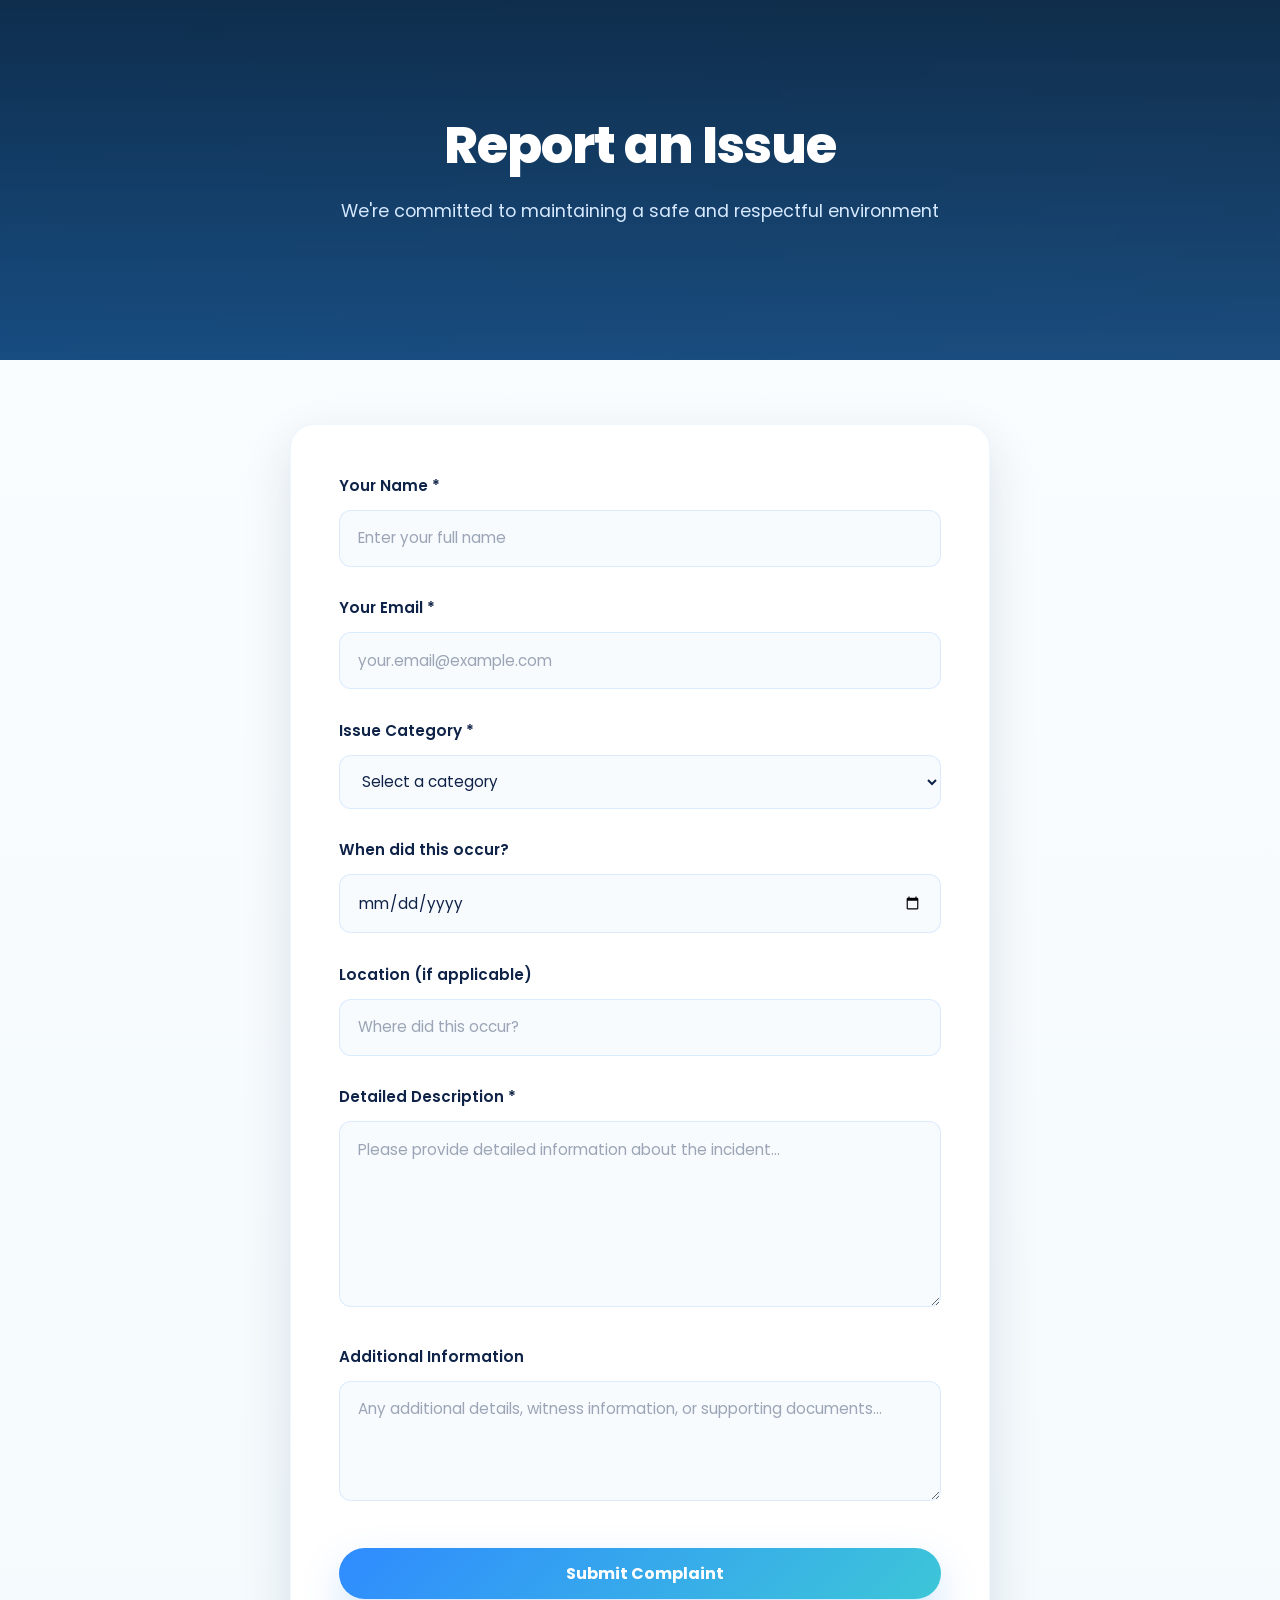
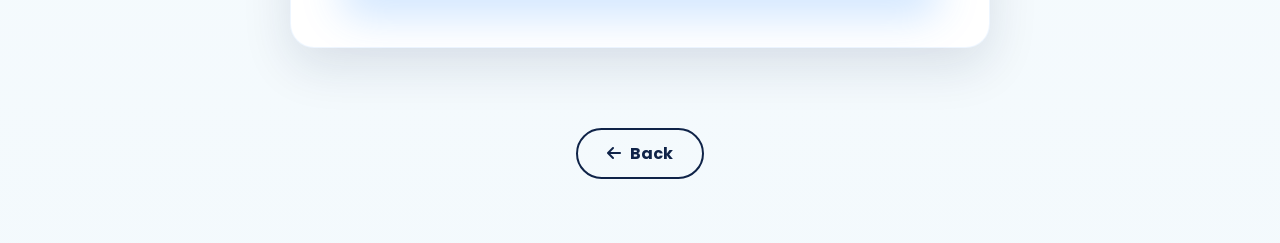
<file: InAmigos Foundation(Sample Project)/file-complaint.html>
<!doctype html>
<html lang="en">
  <head>
    <meta charset="utf-8" />
    <meta name="viewport" content="width=device-width, initial-scale=1" />
    <title>File a Complaint — InAmigos Foundation</title>
    <link rel="preconnect" href="https://fonts.googleapis.com" />
    <link rel="preconnect" href="https://fonts.gstatic.com" crossorigin />
    <link href="https://fonts.googleapis.com/css2?family=Poppins:wght@400;500;600;700;800&display=swap" rel="stylesheet" />
    <link rel="stylesheet" href="https://cdnjs.cloudflare.com/ajax/libs/font-awesome/6.5.2/css/all.min.css" crossorigin="anonymous" referrerpolicy="no-referrer" />
    <link rel="stylesheet" href="style.css" />
  </head>
  <body>
    <header class="volunteer-form-hero">
      <div class="hero-overlay"></div>
      <div class="hero-content">
        <h1>Report an Issue</h1>
        <p>We're committed to maintaining a safe and respectful environment</p>
      </div>
    </header>

    <main class="container volunteer-form-section">
      <div class="form-wrapper">
        <form id="complaintForm" class="volunteer-form">
          <div class="form-group">
            <label for="comp_name">Your Name *</label>
            <input type="text" id="comp_name" name="name" placeholder="Enter your full name" required />
          </div>

          <div class="form-group">
            <label for="comp_email">Your Email *</label>
            <input type="email" id="comp_email" name="email" placeholder="your.email@example.com" required />
          </div>

          <div class="form-group">
            <label for="comp_category">Issue Category *</label>
            <select id="comp_category" name="category" required>
              <option value="">Select a category</option>
              <option value="Volunteer Conduct">Volunteer Conduct</option>
              <option value="Safety Concern">Safety Concern</option>
              <option value="Harassment">Harassment or Discrimination</option>
              <option value="Policy Violation">Policy Violation</option>
              <option value="Other">Other</option>
            </select>
          </div>

          <div class="form-group">
            <label for="comp_date">When did this occur?</label>
            <input type="date" id="comp_date" name="date" />
          </div>

          <div class="form-group">
            <label for="comp_location">Location (if applicable)</label>
            <input type="text" id="comp_location" name="location" placeholder="Where did this occur?" />
          </div>

          <div class="form-group">
            <label for="comp_details">Detailed Description *</label>
            <textarea id="comp_details" name="details" placeholder="Please provide detailed information about the incident..." rows="6" required></textarea>
          </div>

          <div class="form-group">
            <label for="comp_evidence">Additional Information</label>
            <textarea id="comp_evidence" name="evidence" placeholder="Any additional details, witness information, or supporting documents..." rows="3"></textarea>
          </div>

          <button type="submit" class="btn btn-primary form-submit">
            <i class="fas fa-send"></i> Submit Complaint
          </button>
        </form>

        <div id="complaintStatus" class="form-status"></div>
      </div>

      <div class="volunteer-back">
        <a href="volunteer-contact.html" class="btn btn-secondary outline">
          <i class="fas fa-arrow-left"></i> Back
        </a>
      </div>
    </main>
    <script src="volunteer-forms.js"></script>
  </body>
</html>
</file>
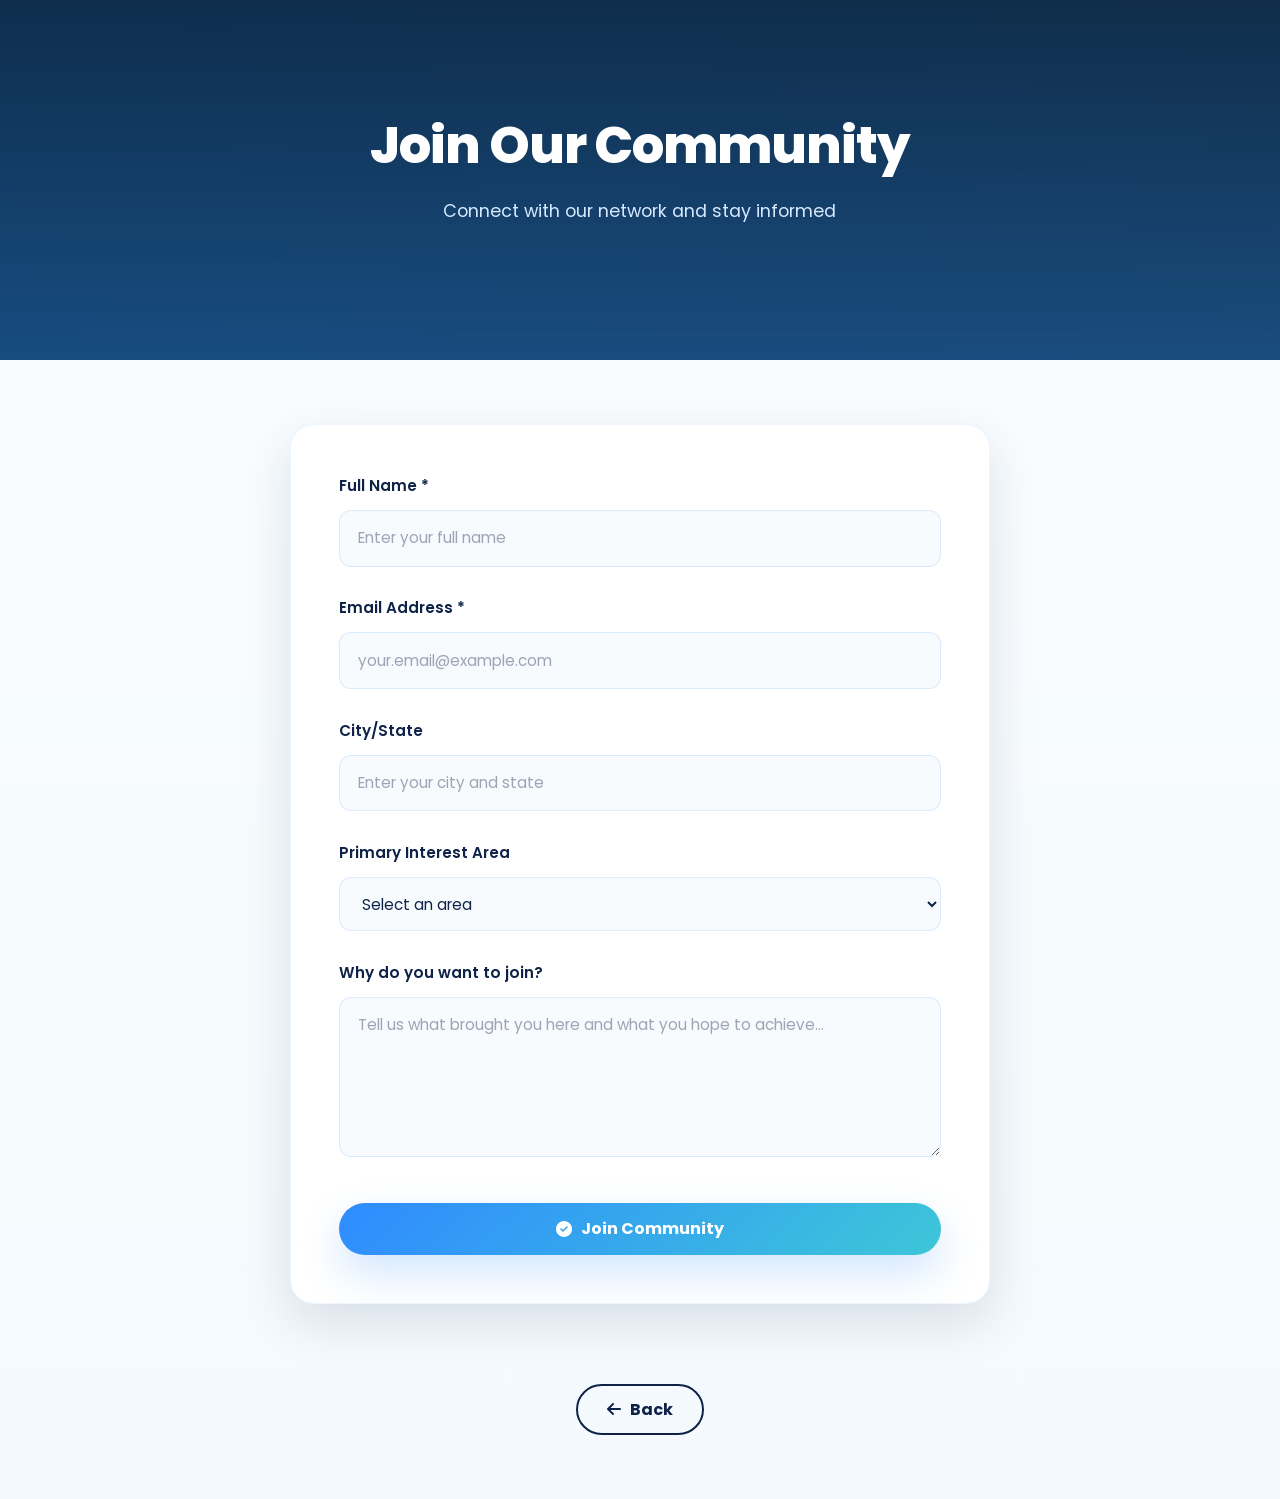
<file: InAmigos Foundation(Sample Project)/join-community.html>
<!doctype html>
<html lang="en">
  <head>
    <meta charset="utf-8" />
    <meta name="viewport" content="width=device-width, initial-scale=1" />
    <title>Join Community — InAmigos Foundation</title>
    <link rel="preconnect" href="https://fonts.googleapis.com" />
    <link rel="preconnect" href="https://fonts.gstatic.com" crossorigin />
    <link href="https://fonts.googleapis.com/css2?family=Poppins:wght@400;500;600;700;800&display=swap" rel="stylesheet" />
    <link rel="stylesheet" href="https://cdnjs.cloudflare.com/ajax/libs/font-awesome/6.5.2/css/all.min.css" crossorigin="anonymous" referrerpolicy="no-referrer" />
    <link rel="stylesheet" href="style.css" />
  </head>
  <body>
    <header class="volunteer-form-hero">
      <div class="hero-overlay"></div>
      <div class="hero-content">
        <h1>Join Our Community</h1>
        <p>Connect with our network and stay informed</p>
      </div>
    </header>

    <main class="container volunteer-form-section">
      <div class="form-wrapper">
        <form id="communityForm" class="volunteer-form">
          <div class="form-group">
            <label for="comm_name">Full Name *</label>
            <input type="text" id="comm_name" name="name" placeholder="Enter your full name" required />
          </div>

          <div class="form-group">
            <label for="comm_email">Email Address *</label>
            <input type="email" id="comm_email" name="email" placeholder="your.email@example.com" required />
          </div>

          <div class="form-group">
            <label for="comm_location">City/State</label>
            <input type="text" id="comm_location" name="location" placeholder="Enter your city and state" />
          </div>

          <div class="form-group">
            <label for="comm_interest">Primary Interest Area</label>
            <select id="comm_interest" name="interest">
              <option value="">Select an area</option>
              <option value="Education">Education & Literacy</option>
              <option value="Community Development">Community Development</option>
              <option value="Sustainability">Sustainability & Environment</option>
              <option value="Digital Inclusion">Digital Inclusion</option>
              <option value="Social Empowerment">Social Empowerment</option>
              <option value="Other">Other</option>
            </select>
          </div>

          <div class="form-group">
            <label for="comm_reason">Why do you want to join?</label>
            <textarea id="comm_reason" name="reason" placeholder="Tell us what brought you here and what you hope to achieve..." rows="5"></textarea>
          </div>

          <button type="submit" class="btn btn-primary form-submit">
            <i class="fas fa-check-circle"></i> Join Community
          </button>
        </form>

        <div id="communityStatus" class="form-status"></div>
      </div>

      <div class="volunteer-back">
        <a href="volunteer-contact.html" class="btn btn-secondary outline">
          <i class="fas fa-arrow-left"></i> Back
        </a>
      </div>
    </main>
    <script src="volunteer-forms.js"></script>
  </body>
</html>
</file>
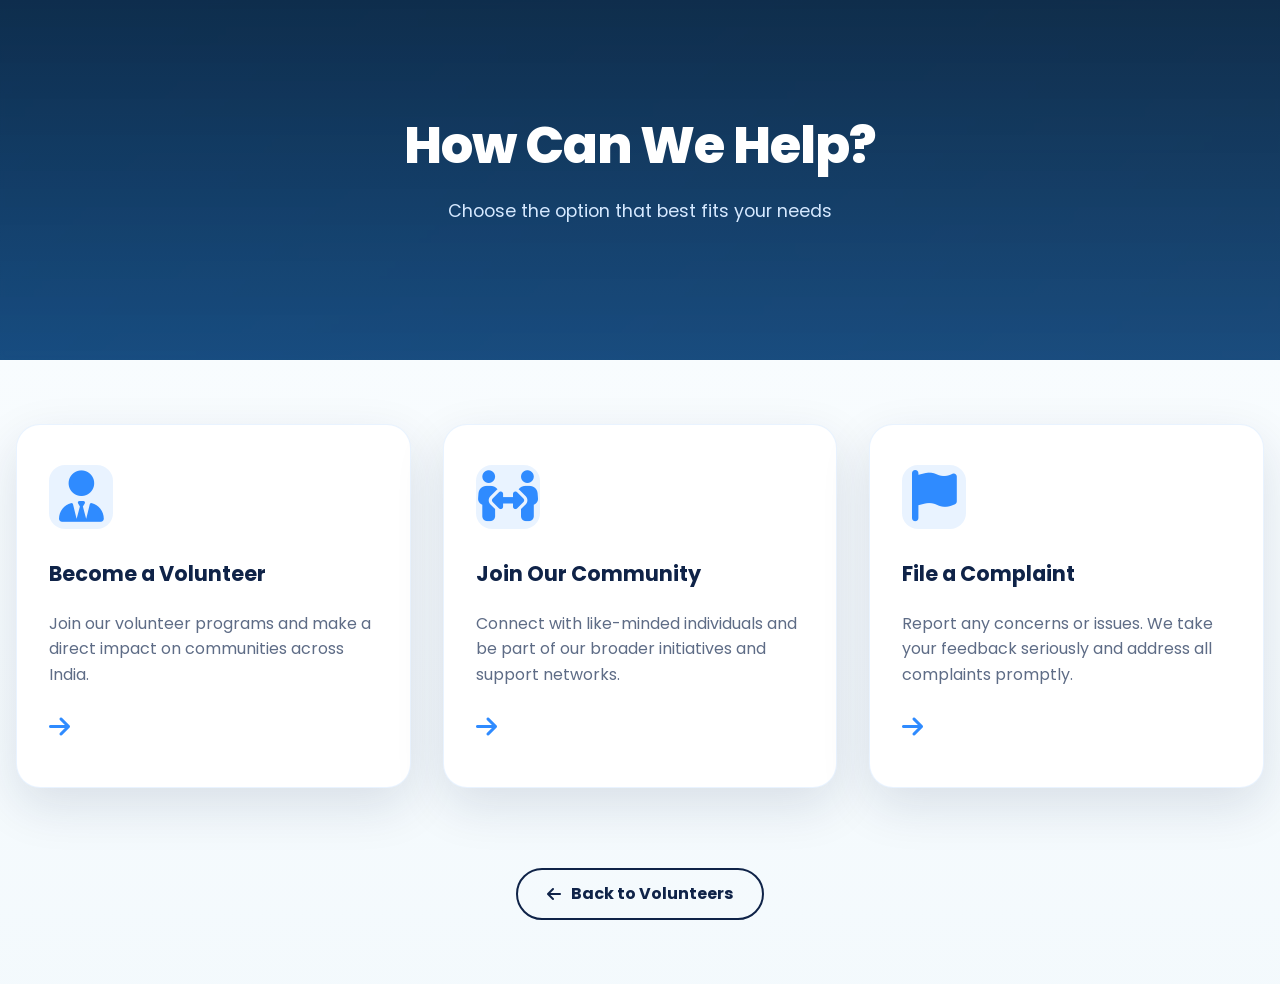
<file: InAmigos Foundation(Sample Project)/volunteer-contact.html>
<!doctype html>
<html lang="en">
  <head>
    <meta charset="utf-8" />
    <meta name="viewport" content="width=device-width, initial-scale=1" />
    <title>Volunteer Contact — InAmigos Foundation</title>
    <link rel="preconnect" href="https://fonts.googleapis.com" />
    <link rel="preconnect" href="https://fonts.gstatic.com" crossorigin />
    <link href="https://fonts.googleapis.com/css2?family=Poppins:wght@400;500;600;700;800&display=swap" rel="stylesheet" />
    <link rel="stylesheet" href="https://cdnjs.cloudflare.com/ajax/libs/font-awesome/6.5.2/css/all.min.css" crossorigin="anonymous" referrerpolicy="no-referrer" />
    <link rel="stylesheet" href="style.css" />
  </head>
  <body>
    <header class="volunteer-form-hero">
      <div class="hero-overlay"></div>
      <div class="hero-content">
        <h1>How Can We Help?</h1>
        <p>Choose the option that best fits your needs</p>
      </div>
    </header>

    <main class="container volunteer-form-section">
      <div class="volunteer-choices">
        <a class="volunteer-choice-card" href="volunteer-signup.html">
          <div class="choice-icon">
            <i class="fas fa-user-tie"></i>
          </div>
          <h3>Become a Volunteer</h3>
          <p>Join our volunteer programs and make a direct impact on communities across India.</p>
          <span class="arrow"><i class="fas fa-arrow-right"></i></span>
        </a>

        <a class="volunteer-choice-card" href="join-community.html">
          <div class="choice-icon">
            <i class="fas fa-people-arrows"></i>
          </div>
          <h3>Join Our Community</h3>
          <p>Connect with like-minded individuals and be part of our broader initiatives and support networks.</p>
          <span class="arrow"><i class="fas fa-arrow-right"></i></span>
        </a>

        <a class="volunteer-choice-card" href="file-complaint.html">
          <div class="choice-icon">
            <i class="fas fa-flag"></i>
          </div>
          <h3>File a Complaint</h3>
          <p>Report any concerns or issues. We take your feedback seriously and address all complaints promptly.</p>
          <span class="arrow"><i class="fas fa-arrow-right"></i></span>
        </a>
      </div>

      <div class="volunteer-back">
        <a href="volunteers.html" class="btn btn-secondary outline">
          <i class="fas fa-arrow-left"></i> Back to Volunteers
        </a>
      </div>
    </main>
  </body>
</html>
</file>
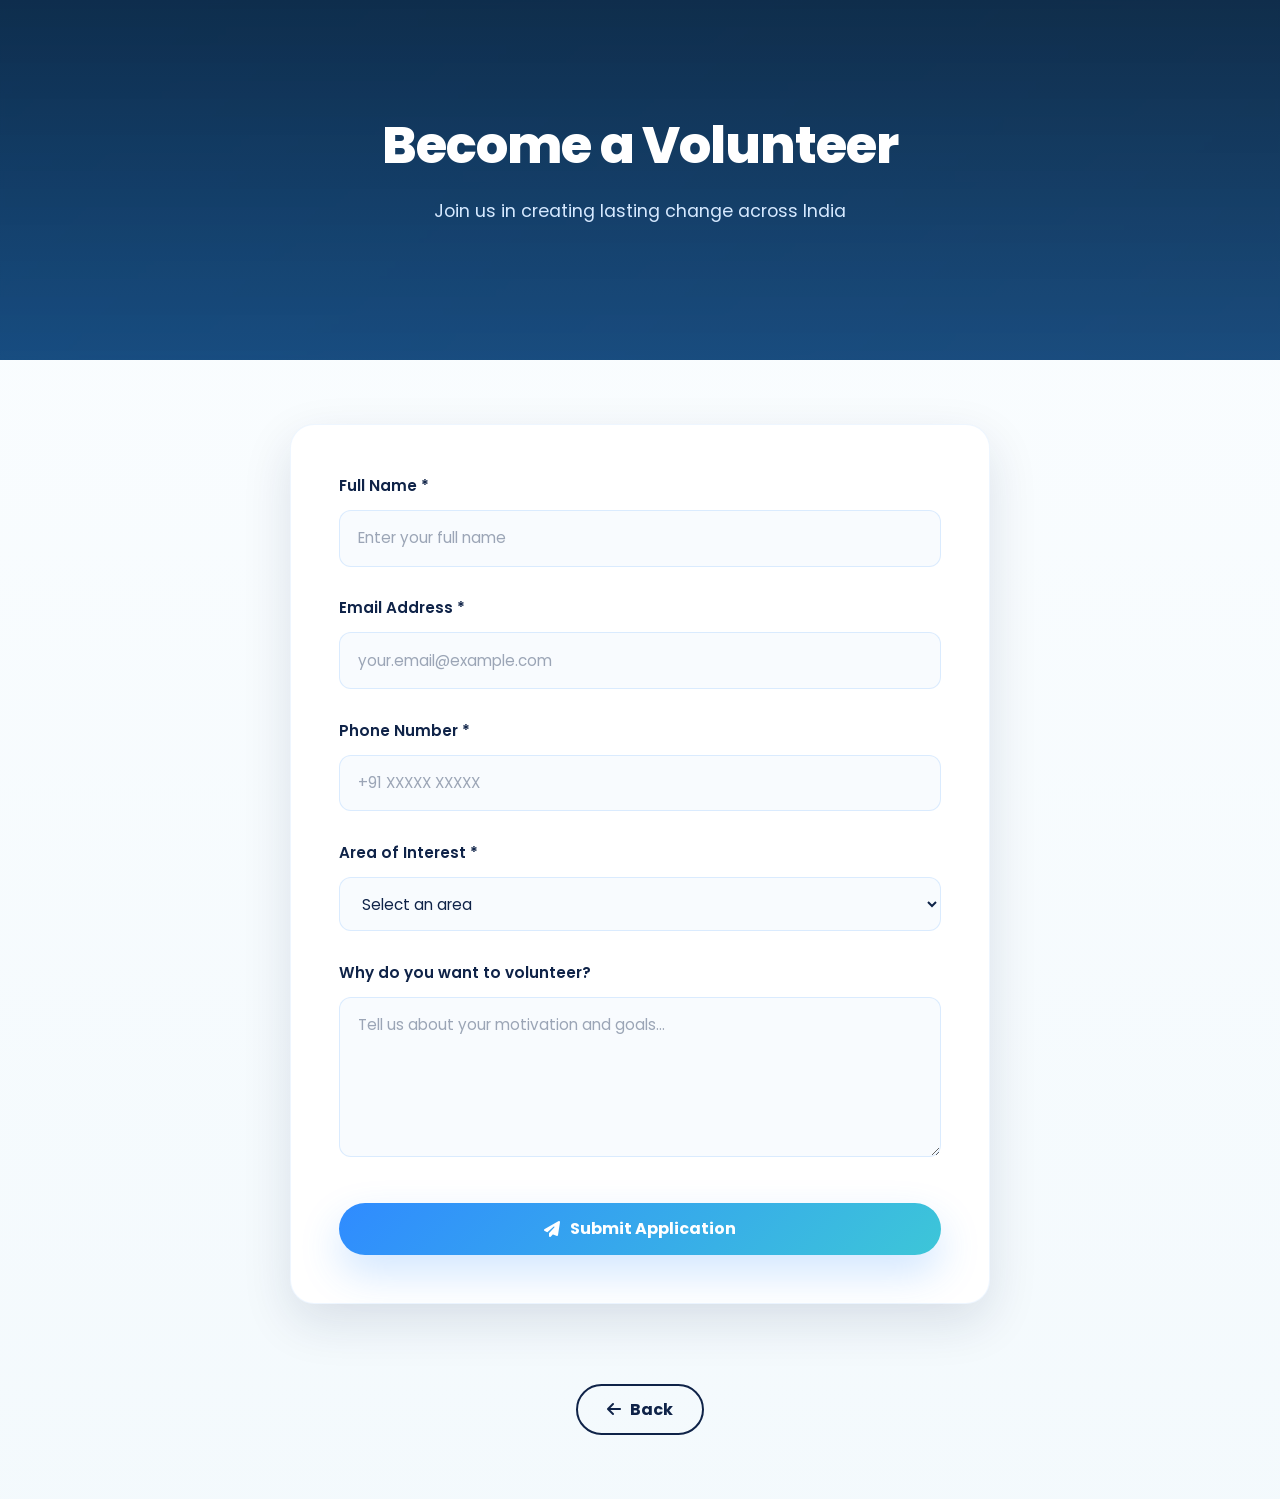
<file: InAmigos Foundation(Sample Project)/volunteer-signup.html>
<!doctype html>
<html lang="en">
  <head>
    <meta charset="utf-8" />
    <meta name="viewport" content="width=device-width, initial-scale=1" />
    <title>Volunteer Sign Up — InAmigos Foundation</title>
    <link rel="preconnect" href="https://fonts.googleapis.com" />
    <link rel="preconnect" href="https://fonts.gstatic.com" crossorigin />
    <link href="https://fonts.googleapis.com/css2?family=Poppins:wght@400;500;600;700;800&display=swap" rel="stylesheet" />
    <link rel="stylesheet" href="https://cdnjs.cloudflare.com/ajax/libs/font-awesome/6.5.2/css/all.min.css" crossorigin="anonymous" referrerpolicy="no-referrer" />
    <link rel="stylesheet" href="style.css" />
  </head>
  <body>
    <header class="volunteer-form-hero">
      <div class="hero-overlay"></div>
      <div class="hero-content">
        <h1>Become a Volunteer</h1>
        <p>Join us in creating lasting change across India</p>
      </div>
    </header>

    <main class="container volunteer-form-section">
      <div class="form-wrapper">
        <form id="volunteerForm" class="volunteer-form">
          <div class="form-group">
            <label for="vol_name">Full Name *</label>
            <input type="text" id="vol_name" name="name" placeholder="Enter your full name" required />
          </div>

          <div class="form-group">
            <label for="vol_email">Email Address *</label>
            <input type="email" id="vol_email" name="email" placeholder="your.email@example.com" required />
          </div>

          <div class="form-group">
            <label for="vol_phone">Phone Number *</label>
            <input type="tel" id="vol_phone" name="phone" placeholder="+91 XXXXX XXXXX" required />
          </div>

          <div class="form-group">
            <label for="vol_interest">Area of Interest *</label>
            <select id="vol_interest" name="interest" required>
              <option value="">Select an area</option>
              <option value="Education">Education & Literacy</option>
              <option value="Community Development">Community Development</option>
              <option value="Sustainability">Sustainability & Environment</option>
              <option value="Digital Inclusion">Digital Inclusion</option>
              <option value="Social Empowerment">Social Empowerment</option>
              <option value="Other">Other</option>
            </select>
          </div>

          <div class="form-group">
            <label for="vol_message">Why do you want to volunteer?</label>
            <textarea id="vol_message" name="message" placeholder="Tell us about your motivation and goals..." rows="5"></textarea>
          </div>

          <button type="submit" class="btn btn-primary form-submit">
            <i class="fas fa-paper-plane"></i> Submit Application
          </button>
        </form>

        <div id="volunteerStatus" class="form-status"></div>
      </div>

      <div class="volunteer-back">
        <a href="volunteer-contact.html" class="btn btn-secondary outline">
          <i class="fas fa-arrow-left"></i> Back
        </a>
      </div>
    </main>
    <script src="volunteer-forms.js"></script>
  </body>
</html>
</file>
<file: InAmigos Foundation(Sample Project)/style.css>
/* style.css - InAmigos Foundation NGO page */
:root {
  --bg: #f7fcff;
  --surface: #ffffff;
  --surface-soft: #eef7fb;
  --text-primary: #0f2348;
  --text-secondary: #5e6c86;
  --accent: #2f8bff;
  --accent-soft: #55c4a6;
  --border: rgba(47, 139, 255, 0.15);
  --shadow: 0 18px 50px rgba(15, 35, 72, 0.12);
  --radius: 28px;
}

* {
  box-sizing: border-box;
}

html {
  scroll-behavior: smooth;
}

body {
  margin: 0;
  font-family: "Poppins", sans-serif;
  background: linear-gradient(180deg, rgba(247, 252, 255, 0.55), rgba(234, 245, 251, 0.55)),
    url("https://images.unsplash.com/photo-1464618663641-bbdd760ae84a?w=600&auto=format&fit=crop&q=60&ixlib=rb-4.1.0&ixid=M3wxMjA3fDB8MHxzZWFyY2h8MTB8fHdlYnNpdGUlMjBiYWNrZ3JvdW5kfGVufDB8fDB8fHww")
      center/cover no-repeat;
  color: var(--text-primary);
  line-height: 1.7;
}

img {
  max-width: 100%;
  display: block;
}

a {
  color: inherit;
  text-decoration: none;
}

button,
input,
textarea {
  font: inherit;
}

.container {
  width: min(1280px, calc(100% - 2rem));
  margin: 0 auto;
}

.topline {
  height: 4px;
  width: 100%;
  background: linear-gradient(90deg, #00c896, #3b82f6);
}

.top-bar,
.main-header {
  width: 100%;
  animation: fadeInDown 0.9s ease both;
}

.top-bar {
  background: rgba(10, 37, 64, 0.92);
  backdrop-filter: blur(20px);
  border-bottom: 1px solid rgba(255, 255, 255, 0.18);
}

.topbar-inner {
  display: flex;
  align-items: center;
  justify-content: space-between;
  gap: 1rem;
  padding: 0.55rem 0;
}

.topbar-left,
.topbar-right {
  display: flex;
  align-items: center;
  gap: 1rem;
  flex-wrap: wrap;
}

.topbar-left a {
  display: inline-flex;
  align-items: center;
  gap: 0.6rem;
  color: #ffffff;
  font-size: 0.92rem;
  transition:
    color 0.25s ease,
    text-shadow 0.25s ease;
}

.topbar-left a i {
  font-size: 1.1rem;
  display: inline-flex;
  align-items: center;
  margin: 0;
}

.topbar-left a:hover {
  color: #ffffff;
  text-shadow: 0 0 18px rgba(255, 255, 255, 0.22);
}

.topbar-right {
  gap: 0.8rem !important;
}

.topbar-left a i,
.topbar-right a i,
.footer .social-icon i {
  color: #ffffff;
  font-size: 1.2rem;
  line-height: 1;
  display: inline-block;
  width: auto;
  height: auto;
}

.footer .social-icon {
  display: inline-flex;
  align-items: center;
  justify-content: center;
  width: 42px;
  height: 42px;
  min-width: 42px;
  min-height: 42px;
  border-radius: 50%;
  background: rgba(255, 255, 255, 0.11);
  border: 1px solid rgba(255, 255, 255, 0.2);
  margin-right: 0.65rem;
  transition: transform 0.25s ease, background 0.25s ease, border-color 0.25s ease;
}

.footer .social-icon:hover {
  transform: scale(1.05);
  background: rgba(255, 255, 255, 0.2);
  border-color: rgba(255, 255, 255, 0.35);
}

.footer .social-icon:hover i {
  color: var(--accent);
}


.topbar-right a {
  display: inline-flex;
  align-items: center;
  justify-content: center;
  width: 40px;
  height: 40px;
  min-width: 40px;
  min-height: 40px;
  border-radius: 50%;
  background: rgba(255, 255, 255, 0.12);
  color: #ffffff;
  border: 1.5px solid rgba(255, 255, 255, 0.3);
  transition: all 0.3s cubic-bezier(0.34, 1.56, 0.64, 1);
  position: relative;
  flex-shrink: 0;
}

.topbar-right a i {
  font-size: 1.2rem !important;
  display: inline-block !important;
  width: auto;
  height: auto;
  margin: 0 !important;
  padding: 0;
  line-height: 1;
  vertical-align: middle;
}

.topbar-right a:hover {
  color: var(--accent);
  background: rgba(47, 139, 255, 0.25);
  border-color: var(--accent);
  transform: scale(1.15);
  box-shadow:
    0 0 20px rgba(47, 139, 255, 0.5),
    inset 0 0 15px rgba(47, 139, 255, 0.15);
}

.topbar-right a:hover i {
  color: var(--accent);
}

.contact-label {
  display: inline-flex;
  align-items: center;
  justify-content: center;
  padding: 0.15rem 0.55rem;
  border-radius: 999px;
  background: rgba(255, 255, 255, 0.15);
  color: rgba(255, 255, 255, 0.95);
  font-size: 0.72rem;
  font-weight: 700;
  text-transform: uppercase;
  letter-spacing: 0.08em;
}

.main-header {
  position: sticky;
  top: 0;
  z-index: 30;
  background: rgba(10, 37, 64, 0.84);
  backdrop-filter: blur(20px);
  border: 1px solid rgba(255, 255, 255, 0.18);
  box-shadow: 0 24px 55px rgba(10, 37, 64, 0.17);
}

.header-inner {
  display: flex;
  align-items: center;
  justify-content: space-between;
  gap: 1rem;
  padding: 1rem 0;
}

.brand {
  display: inline-flex;
  align-items: center;
  gap: 0.85rem;
}

.brand-mark {
  width: 44px;
  height: 44px;
  display: inline-flex;
  align-items: center;
  justify-content: center;
  border-radius: 14px;
  background: linear-gradient(135deg, #00c896, #3b82f6);
  color: #ffffff;
  font-size: 1rem;
  font-weight: 800;
  box-shadow: 0 18px 40px rgba(0, 200, 150, 0.2);
}

.brand-logo {
  width: 44px;
  height: 44px;
  object-fit: contain;
}

.brand-text {
  display: grid;
  line-height: 1.1;
}

.brand-text span {
  font-size: 1rem;
  font-weight: 700;
  color: #ffffff;
}

.brand-text small {
  font-size: 0.78rem;
  color: rgba(255, 255, 255, 0.75);
}

.nav-toggle-input {
  display: none;
}

.nav-toggle-btn {
  display: none;
  width: 44px;
  height: 44px;
  border-radius: 14px;
  background: rgba(255, 255, 255, 0.12);
  border: 1px solid rgba(255, 255, 255, 0.16);
  cursor: pointer;
  align-items: center;
  justify-content: center;
}

.nav-toggle-btn span,
.nav-toggle-btn span::before,
.nav-toggle-btn span::after {
  content: "";
  display: block;
  width: 20px;
  height: 2px;
  background: #ffffff;
  border-radius: 999px;
  transition: transform 0.3s ease;
}

.nav-toggle-btn span::before {
  transform: translateY(-6px);
}

.nav-toggle-btn span::after {
  transform: translateY(4px);
}

.navbar {
  display: flex;
  align-items: center;
  gap: 1.8rem;
  flex-wrap: wrap;
}

.nav-link {
  position: relative;
  color: rgba(255, 255, 255, 0.92);
  font-size: 0.95rem;
  font-weight: 500;
  transition: color 0.25s ease;
}

.nav-link:hover {
  color: #ffffff;
}

.nav-link::after {
  content: "";
  position: absolute;
  left: 0;
  bottom: -8px;
  width: 0;
  height: 2px;
  border-radius: 999px;
  background: linear-gradient(90deg, #00c896, #3b82f6);
  transition: width 0.3s ease;
}

.nav-link:hover::after,
.nav-link.active::after {
  width: 100%;
}

.btn-donate {
  padding: 0.95rem 1.7rem;
  border-radius: 999px;
  background: linear-gradient(135deg, #00c896, #3b82f6);
  color: #ffffff;
  font-weight: 700;
  border: none;
  box-shadow: 0 18px 35px rgba(0, 200, 150, 0.24);
  transition:
    transform 0.3s ease,
    box-shadow 0.3s ease;
}

.btn-donate:hover {
  transform: translateY(-2px);
  box-shadow: 0 22px 45px rgba(0, 200, 150, 0.28);
}

@media (max-width: 950px) {
  .topbar-inner,
  .header-inner {
    flex-wrap: wrap;
    justify-content: center;
  }

  .topbar-right {
    justify-content: center;
  }

  .nav-toggle-btn {
    display: inline-flex;
  }

  .navbar {
    position: absolute;
    top: calc(100% + 1rem);
    left: 50%;
    transform: translateX(-50%);
    flex-direction: column;
    width: calc(100% - 2rem);
    max-height: 0;
    overflow: hidden;
    padding: 0 1rem;
    margin-top: 0.8rem;
    border-radius: 20px;
    background: rgba(255, 255, 255, 0.1);
    border: 1px solid rgba(255, 255, 255, 0.14);
    box-shadow: 0 28px 65px rgba(10, 37, 64, 0.14);
    transition: max-height 0.35s ease;
    backdrop-filter: blur(18px);
  }

  .nav-toggle-input:checked ~ .navbar {
    max-height: 420px;
    padding-top: 1rem;
    padding-bottom: 1rem;
  }

  .nav-link {
    width: 100%;
    padding: 0.9rem 0;
    text-align: center;
  }

  .btn-donate {
    width: 100%;
  }
}

@media (max-width: 720px) {
  .top-bar,
  .main-header {
    padding: 0 1rem;
  }

  .topbar-left,
  .topbar-right {
    gap: 0.8rem;
  }

  .nav-toggle-btn {
    width: 40px;
    height: 40px;
  }
}

@keyframes fadeInDown {
  from {
    opacity: 0;
    transform: translateY(-10px);
  }
  to {
    opacity: 1;
    transform: translateY(0);
  }
}

.main-nav a {
  color: var(--text-secondary);
  transition: color 0.25s ease;
}

.main-nav a:hover {
  color: var(--accent);
}

.hero {
  position: relative;
  min-height: 100vh;
  display: grid;
  align-items: center;
  justify-items: center;
  padding: 6rem 0 10rem;
  background-image:
    linear-gradient(135deg, rgba(0, 51, 102, 0.72), rgba(10, 37, 64, 0.68)),
    url("https://inamigosfoundation.org.in/public/storage/settings/1738236437.jpg");
  background-size: cover;
  background-position: center;
  background-attachment: fixed;
  color: #ffffff;
}

.hero-overlay {
  position: absolute;
  inset: 0;
  background: linear-gradient(
    180deg,
    rgba(0, 30, 60, 0.8),
    rgba(5, 65, 124, 0.72)
  );
  backdrop-filter: blur(2px);
}

.hero-content {
  position: relative;
  z-index: 1;
  max-width: 760px;
  padding: 0 1.5rem;
  margin: 0 auto;
  text-align: center;
  animation: fadeInUp 0.9s ease both;
}

.eyebrow {
  display: inline-flex;
  align-items: center;
  justify-content: center;
  gap: 0.5rem;
  font-size: 1rem;
  font-weight: 700;
  text-transform: uppercase;
  letter-spacing: 0.2em;
  color: #e0f7ff;
  margin-bottom: 1.5rem;
  animation: fadeInDown 0.8s ease 0.1s both;
}

.hero h1 {
  margin: 0 0 1.5rem;
  font-size: clamp(2.4rem, 6vw, 4.2rem);
  line-height: 1.15;
  letter-spacing: -0.02em;
  font-weight: 800;
  animation: fadeInUp 0.9s ease 0.2s both;
}

.hero p {
  max-width: 620px;
  margin: 0 auto 2.4rem;
  color: #d6e9ff;
  font-size: 1.1rem;
  line-height: 1.8;
  font-weight: 400;
  animation: fadeInUp 0.9s ease 0.3s both;
}

.hero-buttons {
  display: flex;
  flex-wrap: wrap;
  gap: 1.2rem;
  justify-content: center;
  margin: 0 auto 2.4rem;
  animation: fadeInUp 0.9s ease 0.4s both;
}

.btn {
  display: inline-flex;
  align-items: center;
  justify-content: center;
  min-height: 3.2rem;
  padding: 0 1.8rem;
  border-radius: 999px;
  font-weight: 700;
  transition:
    transform 0.3s ease,
    box-shadow 0.3s ease,
    opacity 0.3s ease;
}

.btn:hover {
  transform: translateY(-2px);
}

.btn-primary {
  background: linear-gradient(135deg, var(--accent), #3dc6d8);
  color: #ffffff;
  box-shadow: 0 18px 40px rgba(47, 139, 255, 0.22);
}

.btn-secondary {
  border: 2px solid rgba(255, 255, 255, 0.5);
  color: #ffffff;
  background: rgba(255, 255, 255, 0.12);
  transition:
    transform 0.3s ease,
    box-shadow 0.3s ease,
    background 0.3s ease,
    border-color 0.3s ease;
}

.btn-secondary:hover {
  background: rgba(255, 255, 255, 0.18);
  border-color: rgba(255, 255, 255, 0.8);
  box-shadow: 0 12px 30px rgba(255, 255, 255, 0.12);
}

.btn-secondary.outline {
  border: 2px solid var(--text-primary);
  color: var(--text-primary);
  background: transparent;
}

.btn-secondary.outline:hover {
  background: rgba(15, 35, 72, 0.08);
  border-color: var(--accent);
  color: var(--accent);
}

@keyframes fadeInUp {
  from {
    opacity: 0;
    transform: translateY(20px);
  }
  to {
    opacity: 1;
    transform: translateY(0);
  }
}

@keyframes fadeInDown {
  from {
    opacity: 0;
    transform: translateY(-10px);
  }
  to {
    opacity: 1;
    transform: translateY(0);
  }
}

.hero-highlights {
  display: grid;
  grid-template-columns: repeat(3, minmax(0, 1fr));
  gap: 1rem;
  justify-items: center;
}

.hero-highlights div {
  background: rgba(255, 255, 255, 0.1);
  border: 1px solid rgba(255, 255, 255, 0.15);
  border-radius: 22px;
  padding: 1rem 1rem 0.9rem;
  max-width: 14rem;
}

.hero-highlights strong {
  display: block;
  font-size: 1.45rem;
}

.hero-highlights span {
  color: rgba(255, 255, 255, 0.86);
}

.hero-cards {
  position: relative;
  display: grid;
  grid-template-columns: repeat(3, minmax(0, 1fr));
  gap: 1.5rem;
  width: min(1280px, calc(100% - 2rem));
  margin: 0 auto;
  margin-top: 2rem;
  z-index: 2;
  transform: translateY(0);
}

.hero-card {
  display: flex;
  flex-direction: column;
  justify-content: space-between;
  gap: 1.5rem;
  background: rgba(255, 255, 255, 0.12);
  border: 1px solid rgba(255, 255, 255, 0.18);
  backdrop-filter: blur(18px);
  -webkit-backdrop-filter: blur(18px);
  border-radius: 32px;
  box-shadow: 0 28px 80px rgba(15, 35, 72, 0.18);
  padding: 2rem;
  min-height: 440px;
  transition:
    transform 0.3s ease,
    box-shadow 0.3s ease;
}

.hero-card:hover {
  transform: translateY(-16px);
  box-shadow: 0 36px 95px rgba(15, 35, 72, 0.26);
}

.card-top {
  display: flex;
  align-items: center;
  gap: 1rem;
}

.card-top i {
  font-size: 2rem;
  color: #00c896;
  min-width: 3rem;
}

.hero-card h3 {
  margin: 0;
  color: #ffffff;
  font-size: 1.6rem;
}

.card-description {
  color: rgba(255, 255, 255, 0.86);
  font-size: 1rem;
  line-height: 1.7;
  margin: 0;
}

.card-list {
  list-style: none;
  padding: 0;
  margin: 0;
  display: grid;
  gap: 0.8rem;
}

.card-list li {
  color: rgba(255, 255, 255, 0.74);
  font-size: 0.95rem;
  position: relative;
  padding-left: 1.4rem;
}

.card-list li::before {
  content: "";
  position: absolute;
  left: 0;
  top: 0.5rem;
  width: 8px;
  height: 8px;
  border-radius: 50%;
  background: #00c896;
}

.card-btn {
  display: inline-flex;
  align-items: center;
  justify-content: center;
  width: fit-content;
  padding: 0.95rem 1.6rem;
  border-radius: 999px;
  background: #00c896;
  color: #0f2348;
  font-weight: 700;
  transition:
    transform 0.25s ease,
    box-shadow 0.25s ease,
    background 0.25s ease;
}

.card-btn:hover {
  transform: translateY(-2px);
  background: #08a973;
  box-shadow: 0 12px 30px rgba(0, 200, 150, 0.25);
}

.card-donate {
  border-left: 4px solid #00c896;
}

.card-volunteer {
  border-left: 4px solid #7ddc8e;
}

.card-join {
  border-left: 4px solid #1fb4e2;
}

@media (max-width: 992px) {
  .hero {
    padding-bottom: 12rem;
  }

  .hero-cards {
    grid-template-columns: 1fr;
    transform: translateY(0);
    margin-top: 2rem;
  }
}

@media (max-width: 992px) {
  .hero {
    padding-bottom: 14rem;
  }

  .hero-cards {
    grid-template-columns: 1fr;
    transform: translateY(0);
    margin-top: 2rem;
  }

  .hero-card {
    min-height: auto;
  }
}

.about-section {
  padding-top: 6rem;
}

@media (max-width: 720px) {
  .hero {
    padding: 5rem 1rem 14rem;
  }

  .hero-cards {
    gap: 1rem;
    margin-top: 1.5rem;
  }

  .hero-card {
    padding: 1.6rem;
  }

  .card-top i {
    font-size: 1.8rem;
  }

  .hero-card h3 {
    font-size: 1.2rem;
  }

  .card-description {
    font-size: 0.95rem;
  }
}

.section {
  padding: 5rem 0;
}

.section-label {
  display: inline-flex;
  align-items: center;
  gap: 0.5rem;
  color: var(--accent);
  font-weight: 700;
  letter-spacing: 0.18em;
  text-transform: uppercase;
  font-size: 0.82rem;
}

.section-header {
  max-width: 660px;
  margin-bottom: 2.5rem;
}

.section-header h2,
.about-text h2 {
  font-size: clamp(2rem, 2.6vw, 3rem);
  margin: 1rem 0 1rem;
}

.section-header p,
.about-text p {
  font-size: 1rem;
  color: var(--text-secondary);
  max-width: 44rem;
}

.about-section {
  background: #f7fcff;
}

.about-container {
  display: grid;
  grid-template-columns: 1.5fr 1fr;
  gap: 3rem;
  align-items: start;
}

.about-content {
  display: flex;
  flex-direction: column;
}

.volunteers-section {
  display: flex;
  flex-direction: column;
  align-items: stretch;
  justify-content: center;
  padding: 2rem;
  background: rgba(255, 255, 255, 0.92);
  border-radius: 32px;
  box-shadow: 0 25px 60px rgba(15, 35, 72, 0.08);
  border: 1px solid rgba(15, 35, 72, 0.08);
}

.volunteers-section h3 {
  font-size: 1.5rem;
  color: var(--text-primary);
  margin: 0 0 0.5rem 0;
  font-weight: 700;
  text-align: left;
}

.volunteers-section p {
  color: var(--text-secondary);
  font-size: 0.95rem;
  margin: 0 0 1.8rem 0;
  text-align: left;
  max-width: 28rem;
}

.volunteer-cards {
  display: grid;
  gap: 1rem;
  margin-bottom: 1.5rem;
}

.volunteer-link-row {
  display: flex;
  justify-content: center;
  gap: 1rem;
}

.volunteer-card {
  display: grid;
  grid-template-columns: 95px 1fr;
  gap: 1rem;
  align-items: center;
  padding: 1rem 1rem 1rem 0;
  background: #ffffff;
  border-radius: 24px;
  border: 1px solid rgba(15, 35, 72, 0.08);
  text-decoration: none;
  transition:
    transform 0.25s ease,
    box-shadow 0.25s ease;
  color: inherit;
}

.volunteer-card:hover {
  transform: translateY(-4px);
  box-shadow: 0 18px 48px rgba(15, 35, 72, 0.12);
}

.volunteer-bubble {
  width: 95px;
  height: 95px;
  border-radius: 22px;
  overflow: hidden;
  display: flex;
  align-items: center;
  justify-content: center;
  box-shadow: 0 18px 40px rgba(15, 35, 72, 0.1);
  border: 1px solid rgba(47, 139, 255, 0.12);
}

.volunteer-bubble img {
  width: 100%;
  height: 100%;
  object-fit: cover;
  transition: transform 0.3s ease;
}

.volunteer-card:hover .volunteer-bubble img {
  transform: scale(1.05);
}

.volunteer-info h4 {
  margin: 0 0 0.25rem 0;
  font-size: 1rem;
  color: var(--text-primary);
}

.volunteer-info p {
  margin: 0;
  color: var(--text-secondary);
  font-size: 0.95rem;
  line-height: 1.5;
}

@media (max-width: 1024px) {
  .about-container {
    grid-template-columns: 1fr;
    gap: 2rem;
  }

  .volunteers-section {
    padding: 1.5rem;
  }

  .volunteers-bubbles {
    flex-direction: row;
    justify-content: center;
    flex-wrap: wrap;
  }

  .volunteer-bubble {
    width: 140px;
    height: 140px;
  }
}

@media (max-width: 720px) {
  .about-container {
    grid-template-columns: 1fr;
    gap: 1.5rem;
  }

  .volunteers-section {
    padding: 1rem;
  }

  .volunteers-section h3 {
    font-size: 1.3rem;
  }

  .volunteers-bubbles {
    flex-direction: row;
    justify-content: center;
    gap: 1rem;
  }

  .volunteer-bubble {
    width: 120px;
    height: 120px;
  }

  .section-header {
    max-width: 100%;
  }
}

.section-grid {
  display: grid;
  grid-template-columns: minmax(0, 1.2fr) minmax(280px, 0.8fr);
  gap: 2rem;
  align-items: start;
}

.about-cards {
  display: grid;
  gap: 1.4rem;
}

.info-card {
  background: var(--surface);
  border-radius: var(--radius);
  padding: 1.8rem;
  box-shadow: var(--shadow);
  border: 1px solid rgba(15, 35, 72, 0.06);
}

.info-card i {
  display: inline-flex;
  align-items: center;
  justify-content: center;
  width: 3rem;
  height: 3rem;
  border-radius: 16px;
  background: rgba(47, 139, 255, 0.1);
  color: var(--accent);
  margin-bottom: 1rem;
}

.info-card h3 {
  margin: 0 0 0.75rem;
}

.info-card p,
.info-card ul {
  color: var(--text-secondary);
}

.info-card ul {
  padding-left: 1.05rem;
}

.info-card li {
  margin-bottom: 0.55rem;
}

.wave-divider {
  position: relative;
  overflow: hidden;
  line-height: 0;
}

.wave-divider svg {
  display: block;
  width: 100%;
  height: 100px;
}

.projects-section {
  background: #f7fcff;
}

.projects-grid {
  display: grid;
  grid-template-columns: repeat(2, minmax(0, 1fr));
  gap: 1.8rem;
}

.project-card {
  background: var(--surface);
  border-radius: 30px;
  overflow: hidden;
  box-shadow: var(--shadow);
  border: 1px solid rgba(15, 35, 72, 0.05);
  transform: translateY(0);
  transition:
    transform 0.35s ease,
    box-shadow 0.35s ease;
}

.project-card:hover {
  transform: translateY(-10px);
  box-shadow: 0 28px 60px rgba(15, 35, 72, 0.14);
}

.project-card img {
  width: 100%;
  aspect-ratio: 16 / 10;
  object-fit: cover;
}

.project-content {
  padding: 1.7rem;
}

.project-content h3 {
  margin: 0 0 0.8rem;
}

.project-content p {
  color: var(--text-secondary);
  margin-bottom: 1.4rem;
}

.project-stats {
  display: flex;
  gap: 1rem;
  flex-wrap: wrap;
}

.project-stats span {
  font-size: 0.95rem;
  font-weight: 600;
  color: var(--accent);
}

.impact-section {
  background: #eef7fb;
}

.impact-grid {
  display: grid;
  grid-template-columns: repeat(4, minmax(0, 1fr));
  gap: 1.5rem;
}

.impact-card {
  background: linear-gradient(180deg, #ffffff 0%, #eef7fb 100%);
  border-radius: 24px;
  padding: 2rem;
  box-shadow: var(--shadow);
  border: 1px solid rgba(47, 139, 255, 0.1);
  text-align: center;
  position: relative;
  overflow: hidden;
}

.impact-card::before {
  content: "";
  position: absolute;
  inset: 0;
  background: radial-gradient(
    circle at top right,
    rgba(47, 139, 255, 0.12),
    transparent 40%
  );
}

.impact-card i {
  position: relative;
  font-size: 1.8rem;
  color: var(--accent);
  margin-bottom: 1rem;
  z-index: 1;
}

.impact-card h3,
.impact-card p {
  position: relative;
  z-index: 1;
}

.impact-card h3 {
  margin-bottom: 0.5rem;
  font-size: 2rem;
}

.gallery-section {
  background: #ffffff;
}

.gallery-grid {
  display: grid;
  grid-template-columns: repeat(4, minmax(0, 1fr));
  gap: 1rem;
}

.gallery-grid img {
  border-radius: 24px;
  transition:
    transform 0.35s ease,
    filter 0.35s ease;
  object-fit: cover;
  height: 280px;
}

.gallery-grid img:hover {
  transform: scale(1.05);
  filter: brightness(1.03);
}

.volunteer-section {
  background: linear-gradient(180deg, #f6fbff 0%, #ebf7f7 100%);
}

.volunteer-grid {
  display: grid;
  grid-template-columns: 1.3fr 0.9fr;
  gap: 2rem;
  align-items: center;
}

.volunteer-list {
  display: grid;
  grid-template-columns: repeat(auto-fit, minmax(240px, 1fr));
  gap: 1.2rem;
  margin-top: 2rem;
}

.volunteer-list div {
  display: grid;
  gap: 0.75rem;
  padding: 1.35rem 1.4rem;
  border-radius: 24px;
  background: var(--surface);
  border: 1px solid rgba(15, 35, 72, 0.08);
  box-shadow: var(--shadow);
  transition: transform 0.3s ease, border-color 0.3s ease, box-shadow 0.3s ease;
}

.volunteer-list div:hover {
  transform: translateY(-4px);
  border-color: rgba(47, 139, 255, 0.3);
  box-shadow: 0 24px 60px rgba(15, 35, 72, 0.12);
}

.volunteer-list i {
  color: var(--accent);
  font-size: 1.3rem;
}

.volunteer-stats {
  display: grid;
  grid-template-columns: repeat(3, minmax(140px, 1fr));
  gap: 1rem;
  margin: 1.8rem 0 0.8rem;
}

.volunteer-stats div {
  padding: 1rem 1.1rem;
  border-radius: 20px;
  background: rgba(47, 139, 255, 0.08);
  border: 1px solid rgba(47, 139, 255, 0.15);
  text-align: center;
}

.volunteer-stats strong {
  display: block;
  font-size: 1.75rem;
  color: var(--accent);
}

.volunteer-stats span {
  display: block;
  margin-top: 0.4rem;
  color: var(--text-secondary);
}

.volunteer-steps {
  display: grid;
  grid-template-columns: repeat(auto-fit, minmax(180px, 1fr));
  gap: 1rem;
  margin-top: 1.8rem;
}

.step-card {
  background: var(--surface);
  border-radius: 24px;
  padding: 1.4rem;
  border: 1px solid rgba(15, 35, 72, 0.08);
  box-shadow: var(--shadow);
  transition: transform 0.3s ease, border-color 0.3s ease;
}

.step-card:hover {
  transform: translateY(-5px);
  border-color: rgba(47, 139, 255, 0.3);
}

.step-icon {
  width: 48px;
  height: 48px;
  display: inline-flex;
  align-items: center;
  justify-content: center;
  border-radius: 16px;
  background: rgba(47, 139, 255, 0.12);
  color: var(--accent);
  margin-bottom: 1rem;
}

.step-icon i {
  font-size: 1.2rem;
}

.step-card h4 {
  margin: 0;
  font-size: 1rem;
}

.step-card p {
  margin: 0.65rem 0 0;
  color: var(--text-secondary);
}

.cta-box {
  background: linear-gradient(180deg, #3dc6d8 0%, #2f8bff 100%);
  padding: 2rem;
  border-radius: 32px;
  color: #ffffff;
  box-shadow: 0 22px 50px rgba(47, 139, 255, 0.22);
}

.cta-box h3 {
  margin-top: 0;
}

.cta-box p {
  color: rgba(255, 255, 255, 0.9);
  margin-bottom: 1.6rem;
}

.contact-section {
  background: #ffffff;
}

.contact-grid {
  display: grid;
  grid-template-columns: 1.1fr 0.9fr;
  gap: 2rem;
  align-items: start;
}

.contact-cards {
  display: grid;
  gap: 1rem;
}

.contact-card {
  display: grid;
  gap: 1rem;
  padding: 1.5rem;
  border-radius: 24px;
  background: var(--surface);
  border: 1px solid rgba(15, 35, 72, 0.06);
  box-shadow: var(--shadow);
}

.contact-card i {
  font-size: 1.4rem;
  color: var(--accent);
}

.social-links {
  display: flex;
  gap: 0.9rem;
  align-items: center;
}

.social-links a {
  width: 2.7rem;
  height: 2.7rem;
  display: inline-flex;
  align-items: center;
  justify-content: center;
  border-radius: 50%;
  background: rgba(47, 139, 255, 0.1);
  color: var(--accent);
  border: 1px solid rgba(47, 139, 255, 0.12);
}

.footer {
  background: linear-gradient(135deg, #0a2540 0%, #1a4d3a 100%);
  color: #d4dce8;
  padding: 0;
  margin-top: 5rem;
  position: relative;
  border-top: 1px solid rgba(0, 200, 150, 0.2);
  box-shadow: 0 -10px 30px rgba(0, 0, 0, 0.1);
}

.footer-content {
  padding: 4rem 0;
}

.footer-grid {
  display: grid;
  grid-template-columns: repeat(4, 1fr);
  gap: 3rem;
  align-items: flex-start;
}

.footer-column {
  display: flex;
  flex-direction: column;
  gap: 1rem;
}

.footer-logo-section {
  display: flex;
  align-items: center;
  gap: 1rem;
  margin-bottom: 1rem;
}

.footer-logo {
  width: 50px;
  height: 50px;
  object-fit: contain;
}

.footer-column h3 {
  color: #ffffff;
  font-size: 1.2rem;
  margin: 0;
  font-weight: 700;
}

.footer-column h4 {
  color: #ffffff;
  font-size: 1.1rem;
  margin: 0 0 1.2rem 0;
  font-weight: 600;
  letter-spacing: 0.5px;
}

.footer-column p {
  color: #a8b8d4;
  font-size: 0.95rem;
  line-height: 1.6;
  margin: 0;
}

.footer-column ul {
  list-style: none;
  padding: 0;
  margin: 0;
  display: flex;
  flex-direction: column;
  gap: 0.8rem;
}

.footer-column ul li a {
  color: #a8b8d4;
  font-size: 0.95rem;
  transition: all 0.3s ease;
  position: relative;
  display: inline-block;
}

.footer-column ul li a::after {
  content: "";
  position: absolute;
  bottom: -2px;
  left: 0;
  width: 0;
  height: 2px;
  background: #00c896;
  transition: width 0.3s ease;
}

.footer-column ul li a:hover {
  color: #00c896;
}

.footer-column ul li a:hover::after {
  width: 100%;
}

.social-icons {
  display: flex;
  gap: 1rem;
  margin-top: 1rem;
}

.social-icon {
  display: inline-flex;
  align-items: center;
  justify-content: center;
  width: 2.5rem;
  height: 2.5rem;
  border-radius: 50%;
  background: rgba(255, 255, 255, 0.1);
  color: #ffffff;
  transition: all 0.3s ease;
  border: 1px solid rgba(255, 255, 255, 0.15);
  font-size: 1rem;
}

.social-icon:hover {
  background: #00c896;
  color: #0a2540;
  border-color: #00c896;
  transform: translateY(-3px);
  box-shadow: 0 8px 20px rgba(0, 200, 150, 0.3);
}

.contact-info-footer {
  display: flex;
  flex-direction: column;
  gap: 0.5rem;
  margin-top: 1rem;
}

.contact-info-footer p {
  color: #a8b8d4;
  font-size: 0.9rem;
  margin: 0;
  line-height: 1.5;
}

.contact-info-footer strong {
  color: #00c896;
}

.footer-bottom {
  background: rgba(0, 0, 0, 0.2);
  border-top: 1px solid rgba(0, 200, 150, 0.2);
  padding: 1.5rem 0;
}

.footer-bottom-content {
  display: grid;
  grid-template-columns: 1fr auto 1fr;
  gap: 2rem;
  align-items: center;
  text-align: center;
}

.footer-copyright p {
  color: #a8b8d4;
  font-size: 0.9rem;
  margin: 0;
}

.footer-policies {
  display: flex;
  align-items: center;
  justify-content: center;
  gap: 1rem;
}

.footer-policies a {
  color: #a8b8d4;
  font-size: 0.9rem;
  transition: color 0.3s ease;
}

.footer-policies a:hover {
  color: #00c896;
}

.footer-policies .divider {
  color: #a8b8d4;
}

.footer-credit p {
  color: #a8b8d4;
  font-size: 0.9rem;
  margin: 0;
}

.footer-credit i {
  color: #ff6b6b;
  animation: heartbeat 1.5s ease-in-out infinite;
}

@keyframes heartbeat {
  0%,
  100% {
    transform: scale(1);
  }
  50% {
    transform: scale(1.2);
  }
}

@media (max-width: 1024px) {
  .footer-grid {
    grid-template-columns: repeat(2, 1fr);
    gap: 2rem;
  }

  .footer-content {
    padding: 3rem 0;
  }
}

@media (max-width: 720px) {
  .footer-grid {
    grid-template-columns: 1fr;
    gap: 2rem;
  }

  .footer-bottom-content {
    grid-template-columns: 1fr;
    gap: 1rem;
  }

  .footer-column h3,
  .footer-column h4 {
    font-size: 1rem;
  }

  .footer-content {
    padding: 2rem 0;
  }

  .footer-bottom {
    padding: 1.2rem 0;
  }

  .social-icons {
    gap: 0.8rem;
  }

  .social-icon {
    width: 2.2rem;
    height: 2.2rem;
    font-size: 0.9rem;
  }
}

.footer-grid {
  display: grid;
  grid-template-columns: 1.4fr 1fr 0.8fr;
  gap: 1.5rem;
  align-items: center;
}

@media (max-width: 980px) {
  .section-grid,
  .about-container,
  .contact-grid,
  .volunteer-grid,
  .projects-grid,
  .impact-grid,
  .gallery-grid,
  .footer-grid {
    grid-template-columns: 1fr;
  }

  .header-inner {
    flex-direction: column;
    align-items: flex-start;
  }

  .hero-highlights {
    grid-template-columns: 1fr;
  }

  .main-nav {
    gap: 1rem;
  }
}

@media (max-width: 720px) {
  .hero {
    padding-top: 4rem;
    padding-bottom: 3rem;
  }

  .hero p,
  .section-header p,
  .about-text p,
  .cta-box p {
    font-size: 0.98rem;
  }

  .section {
    padding: 3.5rem 0;
  }

  .hero-buttons {
    flex-direction: column;
    align-items: flex-start;
  }

  .main-nav {
    width: 100%;
    justify-content: space-between;
  }

  .gallery-grid img {
    height: 220px;
  }
}

/* Volunteer Form Pages Styling */
.volunteer-form-hero {
  position: relative;
  min-height: 40vh;
  display: grid;
  align-items: center;
  justify-items: center;
  padding: 4rem 0 6rem;
  background-image: linear-gradient(135deg, rgba(0, 51, 102, 0.72), rgba(10, 37, 64, 0.68)), url("https://inamigosfoundation.org.in/public/storage/settings/1738236437.jpg");
  background-size: cover;
  background-position: center;
  background-attachment: fixed;
  color: #ffffff;
}

.volunteer-form-hero .hero-overlay {
  position: absolute;
  inset: 0;
  background: linear-gradient(180deg, rgba(0, 30, 60, 0.8), rgba(5, 65, 124, 0.72));
  backdrop-filter: blur(2px);
}

.volunteer-form-hero .hero-content {
  position: relative;
  z-index: 1;
  text-align: center;
  animation: fadeInUp 0.9s ease both;
}

.volunteer-form-hero h1 {
  font-size: clamp(2rem, 5vw, 3.2rem);
  margin: 0 0 0.5rem;
  font-weight: 800;
  letter-spacing: -0.02em;
}

.volunteer-form-hero p {
  font-size: 1.1rem;
  color: #d6e9ff;
  margin: 0;
}

.volunteer-form-section {
  padding: 4rem 0;
  min-height: calc(100vh - 40vh);
  display: flex;
  flex-direction: column;
  justify-content: center;
}

.form-wrapper {
  max-width: 700px;
  margin: 0 auto 3rem;
  width: 100%;
}

.volunteer-form {
  background: #ffffff;
  padding: 3rem;
  border-radius: 24px;
  box-shadow: 0 18px 50px rgba(15, 35, 72, 0.12);
  border: 1px solid rgba(47, 139, 255, 0.08);
}

.form-group {
  margin-bottom: 1.8rem;
}

.form-group:last-of-type {
  margin-bottom: 2.4rem;
}

.form-group label {
  display: block;
  margin-bottom: 0.7rem;
  font-weight: 600;
  color: var(--text-primary);
  font-size: 0.95rem;
}

.form-group input,
.form-group select,
.form-group textarea {
  width: 100%;
  padding: 0.9rem 1.1rem;
  border-radius: 12px;
  border: 1.5px solid rgba(47, 139, 255, 0.15);
  background: #f8fbfe;
  color: var(--text-primary);
  font-size: 0.95rem;
  transition: border-color 0.3s ease, background-color 0.3s ease, box-shadow 0.3s ease;
  font-family: "Poppins", sans-serif;
}

.form-group input::placeholder,
.form-group textarea::placeholder {
  color: rgba(94, 108, 134, 0.6);
}

.form-group input:focus,
.form-group select:focus,
.form-group textarea:focus {
  outline: none;
  border-color: var(--accent);
  background-color: #ffffff;
  box-shadow: 0 0 0 4px rgba(47, 139, 255, 0.1);
}

.form-group textarea {
  resize: vertical;
  min-height: 120px;
}

.form-submit {
  width: 100%;
  height: 3.2rem;
  border: none;
  cursor: pointer;
  font-size: 1rem;
  display: inline-flex;
  align-items: center;
  justify-content: center;
  gap: 0.6rem;
}

.form-status {
  margin-top: 2rem;
  padding: 2rem;
  border-radius: 16px;
  background: linear-gradient(135deg, rgba(85, 196, 166, 0.1), rgba(47, 139, 255, 0.1));
  border: 2px solid rgba(85, 196, 166, 0.3);
  color: #1b5e5f;
  text-align: center;
  font-size: 1.1rem;
  font-weight: 600;
  display: none;
  animation: slideIn 0.5s ease both;
}

.form-status.show {
  display: block;
}

.form-status::before {
  content: "✓ ";
  color: #55c4a6;
  font-size: 1.3em;
}

@keyframes slideIn {
  from {
    opacity: 0;
    transform: translateY(10px);
  }
  to {
    opacity: 1;
    transform: translateY(0);
  }
}

.volunteer-choices {
  display: grid;
  grid-template-columns: repeat(auto-fit, minmax(300px, 1fr));
  gap: 2rem;
  margin-bottom: 3rem;
}

.volunteer-choice-card {
  display: grid;
  gap: 1.2rem;
  padding: 2.5rem 2rem;
  border-radius: 24px;
  background: #ffffff;
  border: 1.5px solid rgba(47, 139, 255, 0.1);
  box-shadow: 0 18px 50px rgba(15, 35, 72, 0.12);
  transition: all 0.3s ease;
  text-decoration: none;
  position: relative;
  overflow: hidden;
}

.volunteer-choice-card::before {
  content: "";
  position: absolute;
  top: 0;
  left: 0;
  right: 0;
  bottom: 0;
  background: linear-gradient(135deg, rgba(47, 139, 255, 0.05), rgba(85, 196, 166, 0.05));
  opacity: 0;
  transition: opacity 0.3s ease;
}

.volunteer-choice-card:hover {
  transform: translateY(-8px);
  border-color: rgba(47, 139, 255, 0.3);
  box-shadow: 0 28px 60px rgba(15, 35, 72, 0.18);
}

.volunteer-choice-card:hover::before {
  opacity: 1;
}

.choice-icon {
  font-size: 3.2rem;
  color: var(--accent);
  display: inline-flex;
  align-items: center;
  justify-content: center;
  width: 4rem;
  height: 4rem;
  background: rgba(47, 139, 255, 0.1);
  border-radius: 16px;
  position: relative;
  z-index: 1;
}

.volunteer-choice-card h3 {
  margin: 0.5rem 0 0;
  font-size: 1.3rem;
  color: var(--text-primary);
  position: relative;
  z-index: 1;
}

.volunteer-choice-card p {
  margin: 0;
  color: var(--text-secondary);
  line-height: 1.6;
  position: relative;
  z-index: 1;
}

.volunteer-choice-card .arrow {
  align-self: end;
  color: var(--accent);
  font-size: 1.5rem;
  transition: transform 0.3s ease;
  position: relative;
  z-index: 1;
}

.volunteer-choice-card:hover .arrow {
  transform: translateX(4px);
}

.volunteer-back {
  display: flex;
  justify-content: center;
  margin-top: 2rem;
}

.volunteer-back .btn {
  gap: 0.6rem;
}

@media (max-width: 768px) {
  .volunteer-form-hero {
    min-height: 35vh;
    padding: 3rem 0 4rem;
  }

  .volunteer-form-section {
    padding: 2rem 0;
  }

  .volunteer-form {
    padding: 2rem;
  }

  .form-group {
    margin-bottom: 1.5rem;
  }

  .volunteer-choices {
    grid-template-columns: 1fr;
    gap: 1.5rem;
  }

  .volunteer-choice-card {
    padding: 2rem;
  }
}

/* Gallery Page Styling */
.gallery-hero {
  position: relative;
  min-height: 50vh;
  display: grid;
  align-items: center;
  justify-items: center;
  padding: 6rem 0 8rem;
  background-image: linear-gradient(135deg, rgba(0, 51, 102, 0.72), rgba(10, 37, 64, 0.68)), url("https://images.unsplash.com/photo-1505142468610-359e7d316be0?w=1200&auto=format&fit=crop&q=60");
  background-size: cover;
  background-position: center;
  background-attachment: fixed;
  color: #ffffff;
}

.gallery-hero .hero-overlay {
  position: absolute;
  inset: 0;
  background: linear-gradient(180deg, rgba(0, 30, 60, 0.8), rgba(5, 65, 124, 0.72));
  backdrop-filter: blur(2px);
}

.gallery-hero .hero-content {
  position: relative;
  z-index: 1;
  max-width: 760px;
  text-align: center;
  animation: fadeInUp 0.9s ease both;
}

.gallery-hero .hero-badge {
  display: inline-flex;
  align-items: center;
  justify-content: center;
  gap: 0.5rem;
  font-size: 1rem;
  font-weight: 700;
  text-transform: uppercase;
  letter-spacing: 0.2em;
  color: #e0f7ff;
  margin-bottom: 1.5rem;
  animation: fadeInDown 0.8s ease 0.1s both;
}

.gallery-hero h1 {
  margin: 0 0 1.5rem;
  font-size: clamp(2.4rem, 6vw, 4.2rem);
  line-height: 1.15;
  letter-spacing: -0.02em;
  font-weight: 800;
  animation: fadeInUp 0.9s ease 0.2s both;
}

.gallery-hero p {
  max-width: 620px;
  margin: 0 auto 2.4rem;
  color: #d6e9ff;
  font-size: 1.1rem;
  line-height: 1.8;
  animation: fadeInUp 0.9s ease 0.3s both;
}

.gallery-container {
  background: linear-gradient(180deg, #f7fcff 0%, #ffffff 50%, #f0f8fb 100%);
  padding: 4rem 0;
  min-height: 100vh;
}

.gallery-section .section-heading {
  text-align: center;
  margin-bottom: 4rem;
}

.gallery-section .section-heading span {
  display: inline-flex;
  align-items: center;
  justify-content: center;
  font-size: 1rem;
  font-weight: 700;
  text-transform: uppercase;
  letter-spacing: 0.2em;
  color: var(--accent-soft);
  margin-bottom: 1rem;
}

.gallery-section .section-heading h2 {
  font-size: clamp(2rem, 4vw, 3rem);
  margin: 0;
  font-weight: 800;
  color: var(--text-primary);
  letter-spacing: -0.02em;
}

.gallery-grid {
  display: grid;
  grid-template-columns: repeat(auto-fit, minmax(300px, 1fr));
  gap: 2rem;
  animation: fadeInUp 1s ease both;
}

.gallery-item {
  background: #ffffff;
  border-radius: 20px;
  overflow: hidden;
  box-shadow: 0 12px 40px rgba(15, 35, 72, 0.08);
  transition: all 0.4s cubic-bezier(0.4, 0, 0.2, 1);
  cursor: pointer;
  display: flex;
  flex-direction: column;
}

.gallery-item:hover {
  transform: translateY(-12px);
  box-shadow: 0 28px 60px rgba(15, 35, 72, 0.18);
}

.gallery-image-wrapper {
  position: relative;
  overflow: hidden;
  width: 100%;
  height: 280px;
  background: linear-gradient(135deg, #f0f4f8, #e8f1f5);
}

.gallery-image {
  width: 100%;
  height: 100%;
  object-fit: cover;
  transition: transform 0.6s cubic-bezier(0.4, 0, 0.2, 1);
}

.gallery-item:hover .gallery-image {
  transform: scale(1.1);
}

.gallery-overlay {
  position: absolute;
  inset: 0;
  background: rgba(47, 139, 255, 0.7);
  display: flex;
  align-items: center;
  justify-content: center;
  opacity: 0;
  transition: opacity 0.3s ease;
  backdrop-filter: blur(4px);
}

.gallery-item:hover .gallery-overlay {
  opacity: 1;
}

.gallery-expand {
  width: 3rem;
  height: 3rem;
  border-radius: 50%;
  background: #ffffff;
  border: none;
  cursor: pointer;
  display: flex;
  align-items: center;
  justify-content: center;
  color: var(--accent);
  font-size: 1.2rem;
  transition: all 0.3s ease;
  transform: scale(0.8);
}

.gallery-overlay .gallery-expand:hover {
  transform: scale(1.1);
  background: var(--accent);
  color: #ffffff;
}

.gallery-info {
  display: none;
}

/* Gallery Modal/Lightbox */
.gallery-modal {
  display: none;
  position: fixed;
  inset: 0;
  background: rgba(0, 0, 0, 0.95);
  z-index: 1000;
  align-items: center;
  justify-content: center;
  backdrop-filter: blur(4px);
  animation: fadeIn 0.3s ease;
}

.gallery-modal.active {
  display: flex;
}

.modal-content {
  position: relative;
  width: 90vw;
  height: 90vh;
  max-width: 1200px;
  max-height: 800px;
  display: flex;
  align-items: center;
  justify-content: center;
  animation: zoomIn 0.3s ease;
}

#modalImage {
  max-width: 100%;
  max-height: 100%;
  object-fit: contain;
  border-radius: 12px;
}

.modal-close {
  position: absolute;
  top: -50px;
  right: 0;
  background: none;
  border: none;
  color: #ffffff;
  font-size: 2rem;
  cursor: pointer;
  width: 50px;
  height: 50px;
  display: flex;
  align-items: center;
  justify-content: center;
  transition: transform 0.3s ease;
}

.modal-close:hover {
  transform: rotate(90deg);
}

.modal-nav {
  position: absolute;
  top: 50%;
  transform: translateY(-50%);
  background: rgba(255, 255, 255, 0.2);
  border: 2px solid rgba(255, 255, 255, 0.3);
  color: #ffffff;
  width: 50px;
  height: 50px;
  border-radius: 50%;
  cursor: pointer;
  font-size: 1.2rem;
  display: flex;
  align-items: center;
  justify-content: center;
  transition: all 0.3s ease;
  z-index: 10;
}

.modal-nav:hover {
  background: rgba(255, 255, 255, 0.4);
  border-color: rgba(255, 255, 255, 0.6);
}

.modal-prev {
  left: -70px;
}

.modal-next {
  right: -70px;
}

.modal-caption {
  position: absolute;
  bottom: -60px;
  left: 0;
  right: 0;
  text-align: center;
  color: #ffffff;
  font-size: 1.1rem;
  font-weight: 600;
}

@keyframes fadeIn {
  from {
    opacity: 0;
  }
  to {
    opacity: 1;
  }
}

@keyframes zoomIn {
  from {
    opacity: 0;
    transform: scale(0.9);
  }
  to {
    opacity: 1;
    transform: scale(1);
  }
}

@media (max-width: 1024px) {
  .gallery-grid {
    grid-template-columns: repeat(auto-fit, minmax(250px, 1fr));
    gap: 1.5rem;
  }

  .modal-prev {
    left: -40px;
  }

  .modal-next {
    right: -40px;
  }
}

@media (max-width: 768px) {
  .gallery-hero {
    min-height: 40vh;
    padding: 4rem 0 5rem;
  }

  .gallery-grid {
    grid-template-columns: repeat(auto-fit, minmax(200px, 1fr));
    gap: 1.2rem;
  }

  .gallery-item {
    border-radius: 16px;
  }

  .gallery-image-wrapper {
    height: 220px;
  }

  .gallery-info {
    padding: 1.5rem;
  }

  .modal-content {
    width: 95vw;
    height: auto;
    max-height: 90vh;
  }

  .modal-prev,
  .modal-next {
    width: 40px;
    height: 40px;
    font-size: 1rem;
    left: 10px;
    right: auto;
  }

  .modal-next {
    right: 10px;
    left: auto;
  }

  .modal-caption {
    bottom: -50px;
    font-size: 0.95rem;
  }
}
</file>
